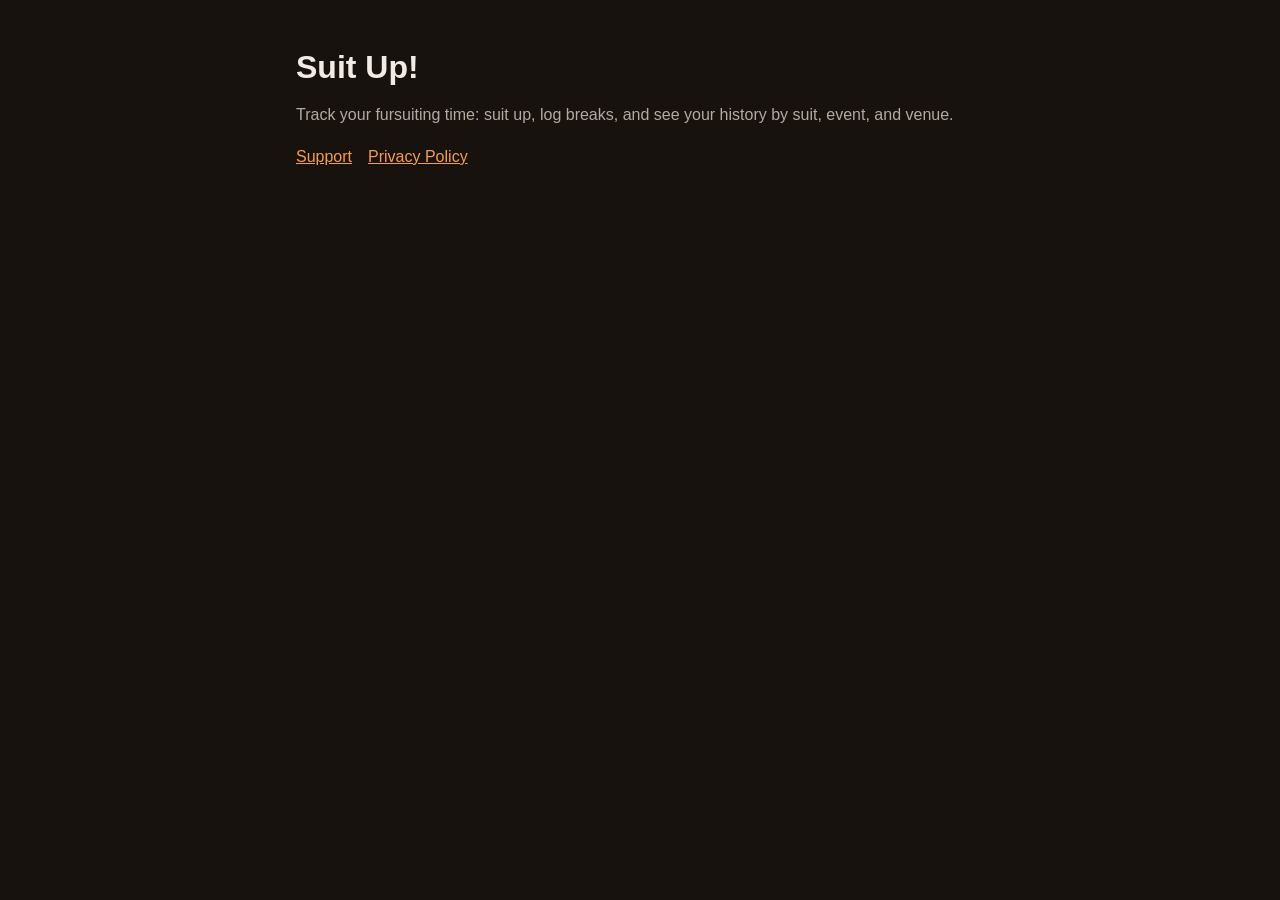
<file: index.html>
<!doctype html>
<html lang="en">
<head>
  <meta charset="utf-8">
  <meta name="viewport" content="width=device-width, initial-scale=1">
  <title>Suit Up!</title>
  <link rel="stylesheet" href="style.css">
</head>
<body>
  <main>
    <h1>Suit Up!</h1>
    <p class="muted">Track your fursuiting time: suit up, log breaks, and see your history by suit, event, and venue.</p>
    <nav>
      <a href="support.html">Support</a>
      <a href="privacy.html">Privacy Policy</a>
    </nav>
  </main>
</body>
</html>
</file>
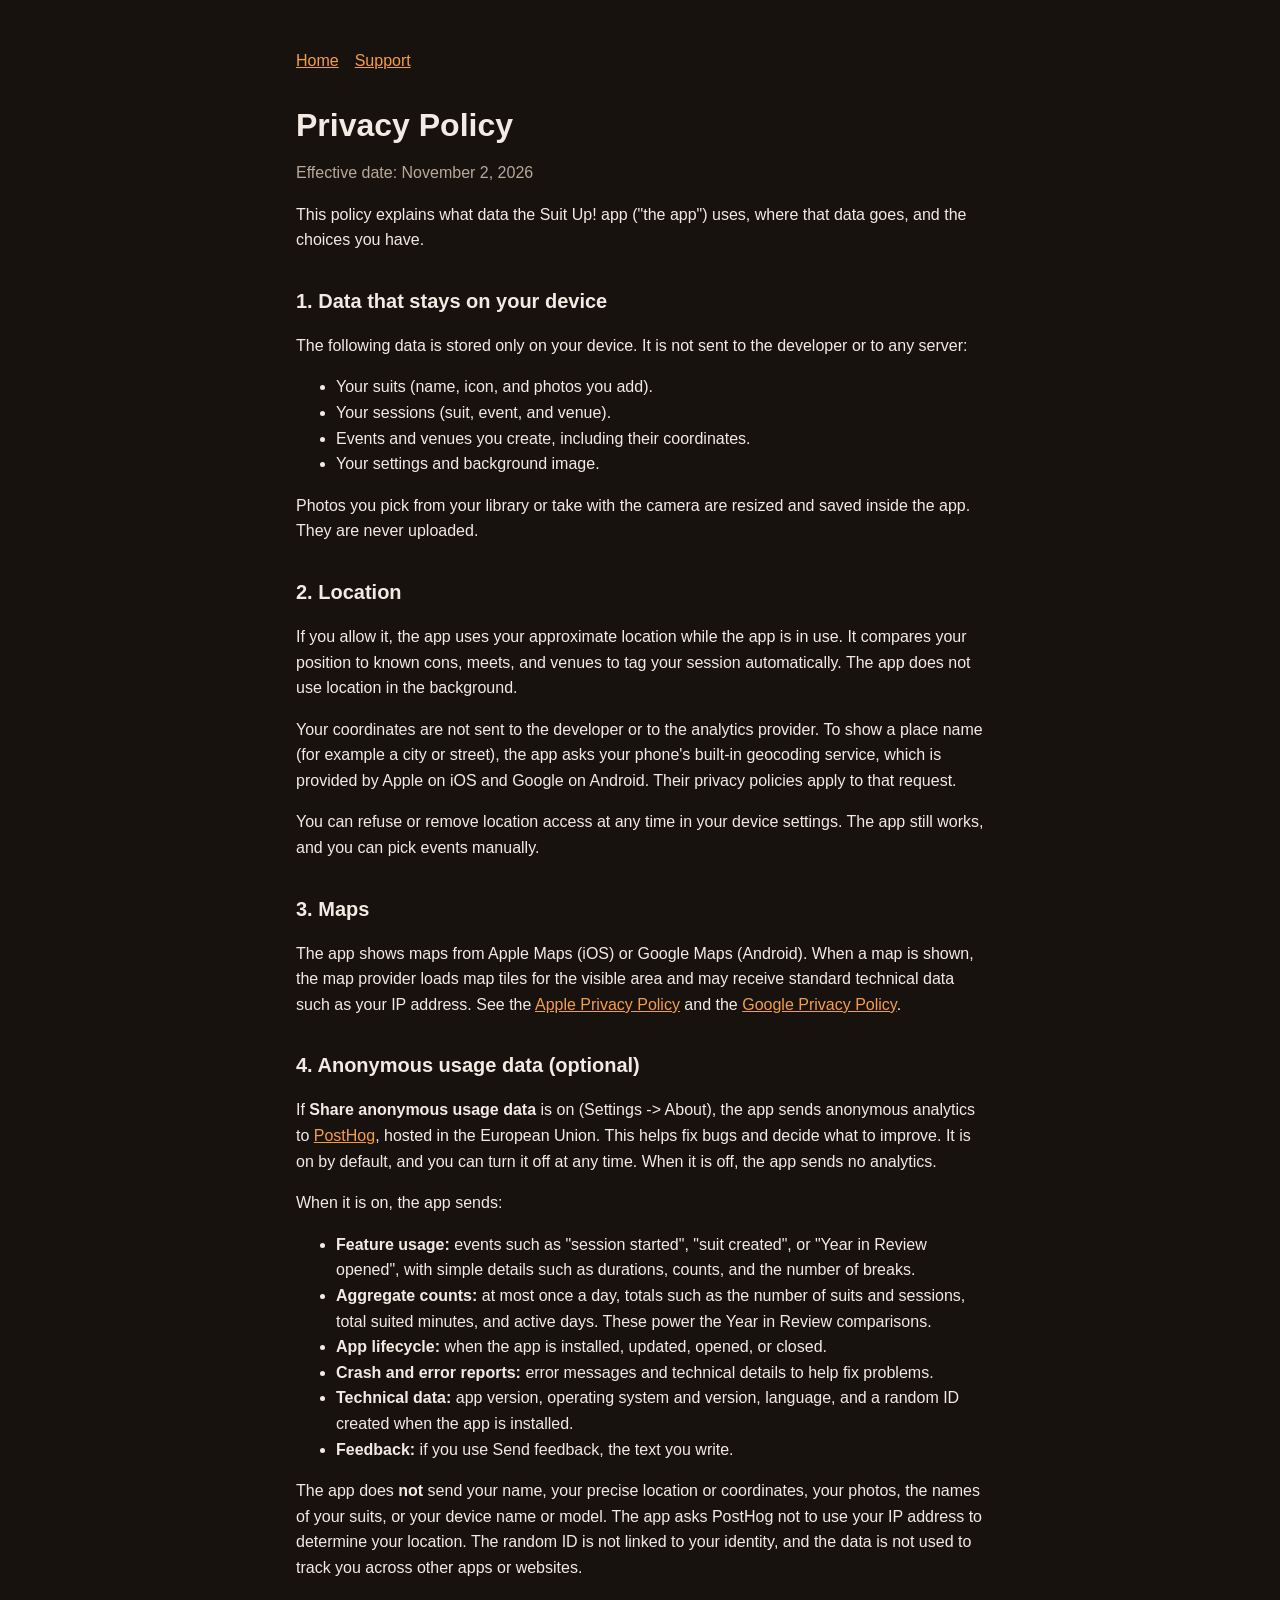
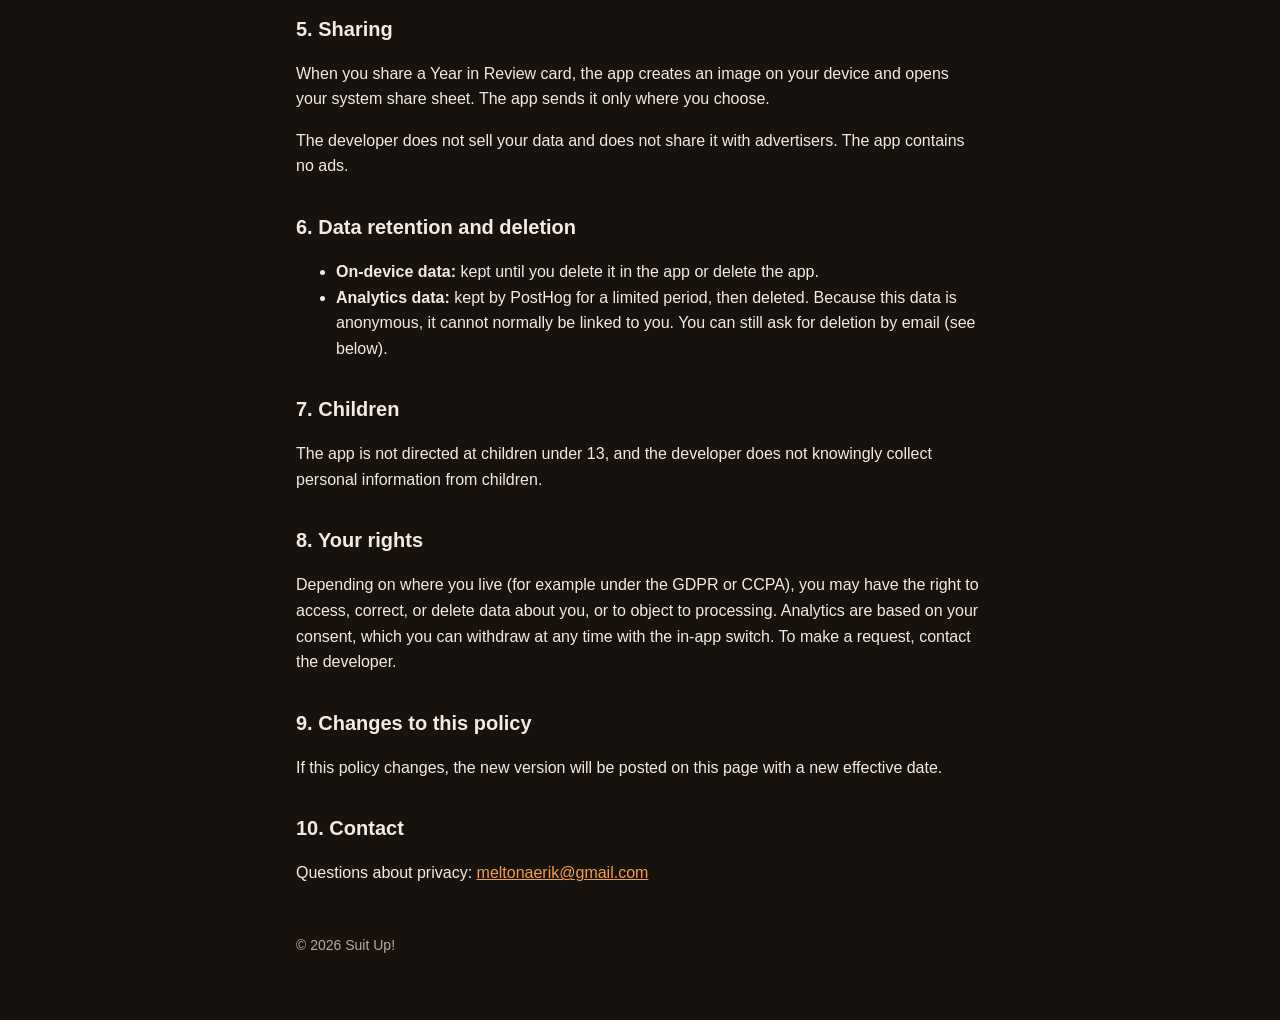
<file: privacy.html>
<!doctype html>
<html lang="en">
<head>
  <meta charset="utf-8">
  <meta name="viewport" content="width=device-width, initial-scale=1">
  <title>Suit Up! Privacy Policy</title>
  <link rel="stylesheet" href="style.css">
</head>
<body>
  <main>
    <nav>
      <a href="index.html">Home</a>
      <a href="support.html">Support</a>
    </nav>

    <h1>Privacy Policy</h1>
    <p class="muted">Effective date: November 2, 2026</p>

    <p>This policy explains what data the Suit Up! app ("the app") uses, where that data goes, and the choices you have.</p>

    <h2>1. Data that stays on your device</h2>
    <p>The following data is stored only on your device. It is not sent to the developer or to any server:</p>
    <ul>
      <li>Your suits (name, icon, and photos you add).</li>
      <li>Your sessions (suit, event, and venue).</li>
      <li>Events and venues you create, including their coordinates.</li>
      <li>Your settings and background image.</li>
    </ul>
    <p>Photos you pick from your library or take with the camera are resized and saved inside the app. They are never uploaded.</p>

    <h2>2. Location</h2>
    <p>If you allow it, the app uses your approximate location while the app is in use. It compares your position to known cons, meets, and venues to tag your session automatically. The app does not use location in the background.</p>
    <p>Your coordinates are not sent to the developer or to the analytics provider. To show a place name (for example a city or street), the app asks your phone's built-in geocoding service, which is provided by Apple on iOS and Google on Android. Their privacy policies apply to that request.</p>
    <p>You can refuse or remove location access at any time in your device settings. The app still works, and you can pick events manually.</p>

    <h2>3. Maps</h2>
    <p>The app shows maps from Apple Maps (iOS) or Google Maps (Android). When a map is shown, the map provider loads map tiles for the visible area and may receive standard technical data such as your IP address. See the <a href="https://www.apple.com/legal/privacy/">Apple Privacy Policy</a> and the <a href="https://policies.google.com/privacy">Google Privacy Policy</a>.</p>

    <h2>4. Anonymous usage data (optional)</h2>
    <p>If <strong>Share anonymous usage data</strong> is on (Settings -> About), the app sends anonymous analytics to <a href="https://posthog.com/privacy">PostHog</a>, hosted in the European Union. This helps fix bugs and decide what to improve. It is on by default, and you can turn it off at any time. When it is off, the app sends no analytics.</p>
    <p>When it is on, the app sends:</p>
    <ul>
      <li><strong>Feature usage:</strong> events such as "session started", "suit created", or "Year in Review opened", with simple details such as durations, counts, and the number of breaks.</li>
      <li><strong>Aggregate counts:</strong> at most once a day, totals such as the number of suits and sessions, total suited minutes, and active days. These power the Year in Review comparisons.</li>
      <li><strong>App lifecycle:</strong> when the app is installed, updated, opened, or closed.</li>
      <li><strong>Crash and error reports:</strong> error messages and technical details to help fix problems.</li>
      <li><strong>Technical data:</strong> app version, operating system and version, language, and a random ID created when the app is installed.</li>
      <li><strong>Feedback:</strong> if you use Send feedback, the text you write.</li>
    </ul>
    <p>The app does <strong>not</strong> send your name, your precise location or coordinates, your photos, the names of your suits, or your device name or model. The app asks PostHog not to use your IP address to determine your location. The random ID is not linked to your identity, and the data is not used to track you across other apps or websites.</p>

    <h2>5. Sharing</h2>
    <p>When you share a Year in Review card, the app creates an image on your device and opens your system share sheet. The app sends it only where you choose.</p>
    <p>The developer does not sell your data and does not share it with advertisers. The app contains no ads.</p>

    <h2>6. Data retention and deletion</h2>
    <ul>
      <li><strong>On-device data:</strong> kept until you delete it in the app or delete the app.</li>
      <li><strong>Analytics data:</strong> kept by PostHog for a limited period, then deleted. Because this data is anonymous, it cannot normally be linked to you. You can still ask for deletion by email (see below).</li>
    </ul>

    <h2>7. Children</h2>
    <p>The app is not directed at children under 13, and the developer does not knowingly collect personal information from children.</p>

    <h2>8. Your rights</h2>
    <p>Depending on where you live (for example under the GDPR or CCPA), you may have the right to access, correct, or delete data about you, or to object to processing. Analytics are based on your consent, which you can withdraw at any time with the in-app switch. To make a request, contact the developer.</p>

    <h2>9. Changes to this policy</h2>
    <p>If this policy changes, the new version will be posted on this page with a new effective date.</p>

    <h2>10. Contact</h2>
    <p>Questions about privacy: <a href="mailto:meltonaerik@gmail.com">meltonaerik@gmail.com</a></p>

    <footer>&copy; 2026 Suit Up!</footer>
  </main>
</body>
</html>
</file>
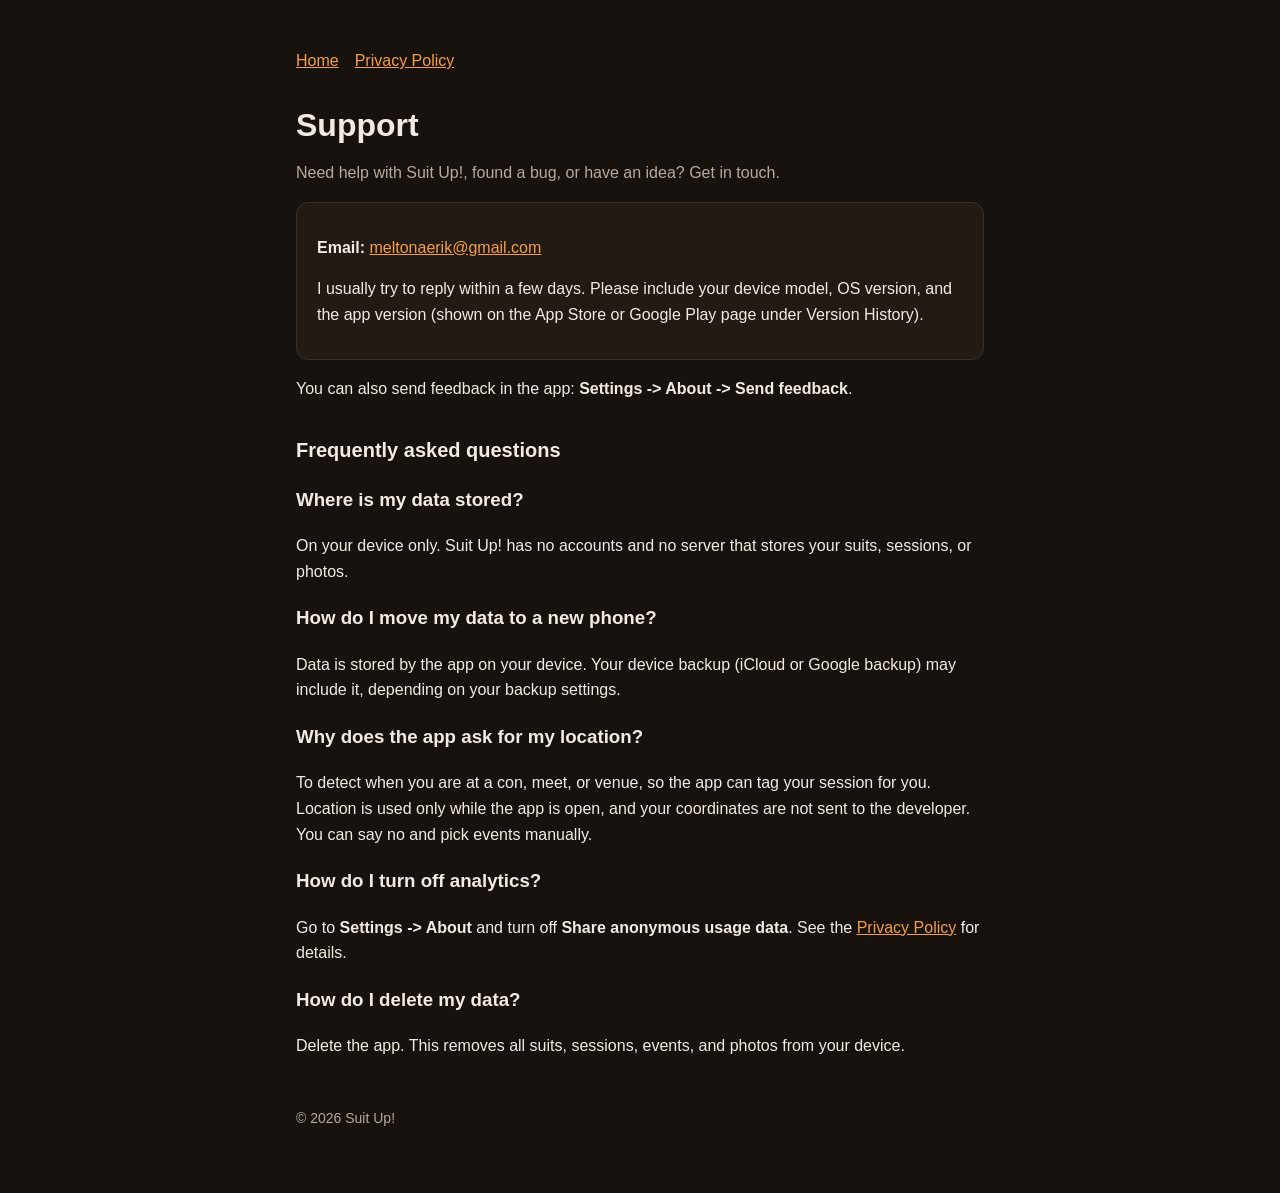
<file: support.html>
<!doctype html>
<html lang="en">
<head>
  <meta charset="utf-8">
  <meta name="viewport" content="width=device-width, initial-scale=1">
  <title>Suit Up! Support</title>
  <link rel="stylesheet" href="style.css">
</head>
<body>
  <main>
    <nav>
      <a href="index.html">Home</a>
      <a href="privacy.html">Privacy Policy</a>
    </nav>

    <h1>Support</h1>
    <p class="muted">Need help with Suit Up!, found a bug, or have an idea? Get in touch.</p>

    <div class="card">
      <p><strong>Email:</strong> <a href="mailto:meltonaerik@gmail.com">meltonaerik@gmail.com</a></p>
      <p>I usually try to reply within a few days. Please include your device model, OS version, and the app version (shown on the App Store or Google Play page under Version History).</p>
    </div>

    <p>You can also send feedback in the app: <strong>Settings -> About -> Send feedback</strong>.</p>

    <h2>Frequently asked questions</h2>

    <h3>Where is my data stored?</h3>
    <p>On your device only. Suit Up! has no accounts and no server that stores your suits, sessions, or photos.</p>

    <h3>How do I move my data to a new phone?</h3>
    <p>Data is stored by the app on your device. Your device backup (iCloud or Google backup) may include it, depending on your backup settings.</p>

    <h3>Why does the app ask for my location?</h3>
    <p>To detect when you are at a con, meet, or venue, so the app can tag your session for you. Location is used only while the app is open, and your coordinates are not sent to the developer. You can say no and pick events manually.</p>

    <h3>How do I turn off analytics?</h3>
    <p>Go to <strong>Settings -> About</strong> and turn off <strong>Share anonymous usage data</strong>. See the <a href="privacy.html">Privacy Policy</a> for details.</p>

    <h3>How do I delete my data?</h3>
    <p>Delete the app. This removes all suits, sessions, events, and photos from your device.</p>

    <footer>&copy; 2026 Suit Up!</footer>
  </main>
</body>
</html>
</file>
<file: style.css>
:root {
  --bg: #17120e;
  --surface: #221a14;
  --text: #f3ebe3;
  --muted: #b8a99b;
  --accent: #f49e4c;
  --border: #3a2e25;
}

* { box-sizing: border-box; }

body {
  margin: 0;
  background: var(--bg);
  color: var(--text);
  font: 16px/1.6 -apple-system, BlinkMacSystemFont, "Segoe UI", Roboto, sans-serif;
}

main {
  max-width: 720px;
  margin: 0 auto;
  padding: 48px 16px 64px;
}

h1 { font-size: 2rem; line-height: 1.2; margin: 0 0 8px; }
h2 { font-size: 1.25rem; margin: 32px 0 8px; }
p, li { color: var(--text); }
.muted { color: var(--muted); }
a { color: var(--accent); }

nav { display: flex; gap: 16px; margin-bottom: 32px; }

.card {
  background: var(--surface);
  border: 1px solid var(--border);
  border-radius: 12px;
  padding: 16px 20px;
  margin: 16px 0;
}

footer { margin-top: 48px; font-size: 0.875rem; color: var(--muted); }
</file>
